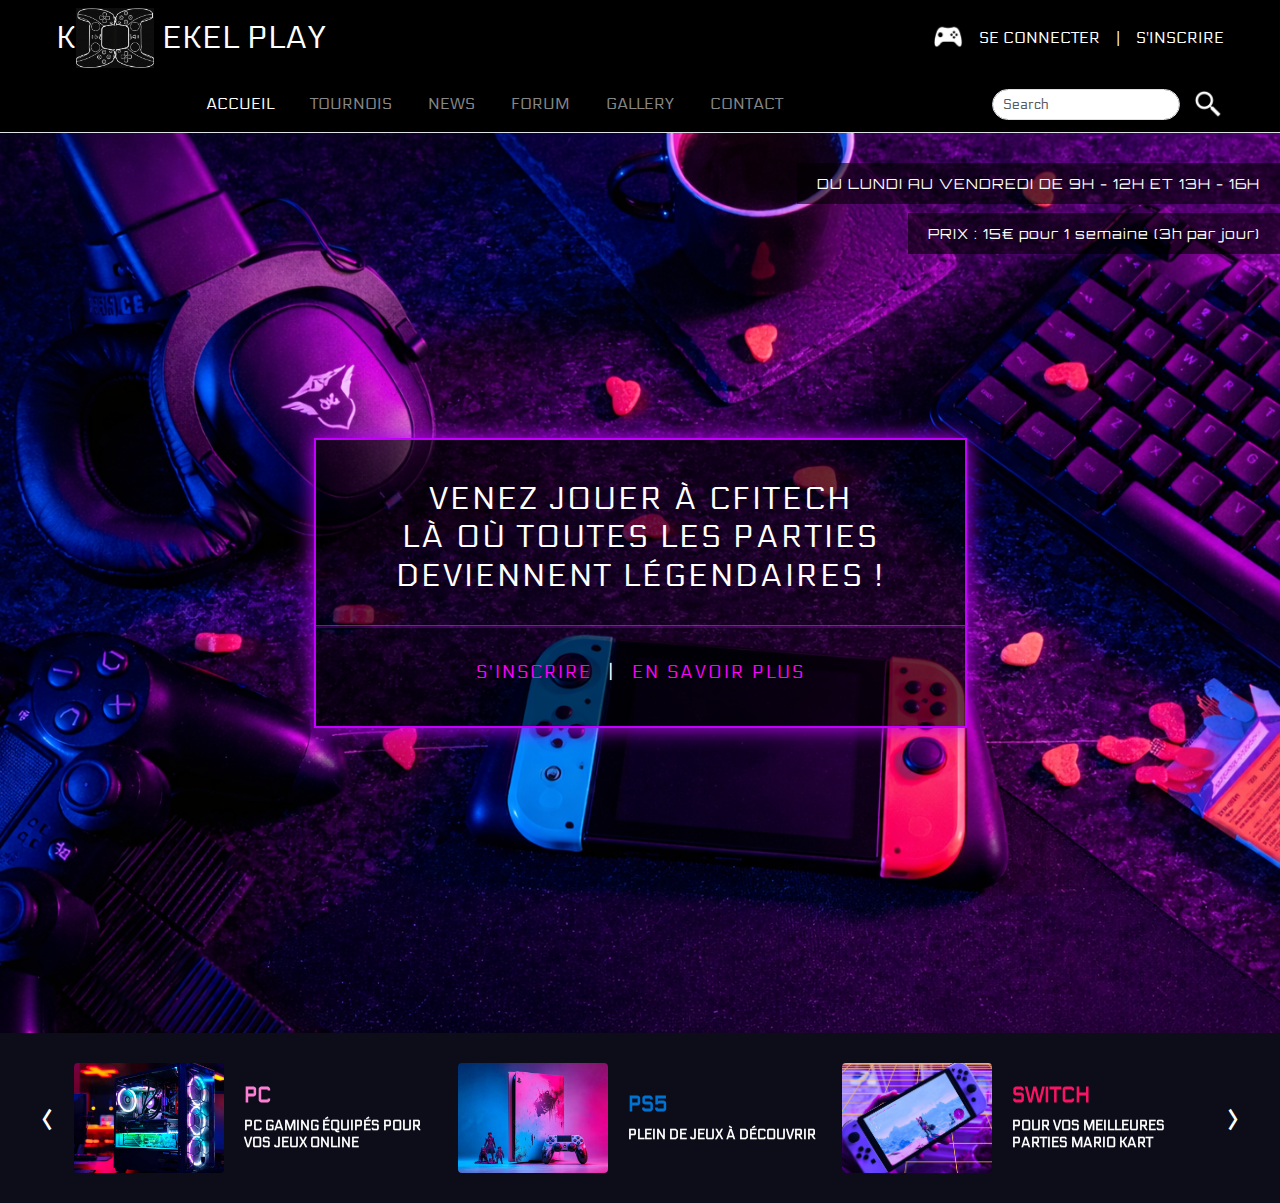
<file: KOEKELPLAY/index.html>
<!DOCTYPE html>
<html lang="fr">

<head>
    <meta charset="UTF-8">
    <meta name="viewport" content="width=device-width, initial-scale=1.0">

    <!-- Bootstrap 5.3.8 -->
    <link href="https://cdn.jsdelivr.net/npm/bootstrap@5.3.8/dist/css/bootstrap.min.css" rel="stylesheet">

    <!-- Google Font -->
    <link href="https://fonts.googleapis.com/css2?family=Electrolize&display=swap" rel="stylesheet">
    <link href="https://fonts.googleapis.com/css2?family=Orbitron:wght@400;600;800&display=swap" rel="stylesheet">
    <link href="https://fonts.googleapis.com/css2?family=Rajdhani:wght@400;500;600;700&display=swap" rel="stylesheet">

    <!-- CSS Perso -->
    <link rel="stylesheet" href="CSS/style.css">

    <title>Acceuil</title>

    <!-- Prix : 15€ pour 1 semaine (3h par jour) -->


</head>

<body>

    <!-- ================= HEADER ================= -->

    <header style="background-color: black; color: white;">

        <!-- ===== TOP NAV ===== -->
        <div class="navTop px-3 py-2">

            <div class="d-flex align-items-center" style="margin-left: 40px;">
                <h2 class="titre mb-0" style="font-family: 'Electrolize', sans-serif;">K</h2>
                <img src="./img/logoKoekel.png" alt="logo" height="60" class="me-2">
                <h2 class="titre mb-0" style="font-family: 'Electrolize', sans-serif;">EKEL PLAY</h2>
            </div>

            <div class="d-none d-lg-flex align-items-center"
                style="font-family: 'Electrolize', sans-serif; margin-right: 40px;">
                <img class="me-3" src="./img/manetteHearder.jpg" alt="manette" width="30" height="30">
                <a href="#" class="login-link me-3">SE CONNECTER</a>
                <span class="text-white me-3">|</span>
                <a href="./SignIn.html" class="login-link">S'INSCRIRE</a>
            </div>

            <!-- Burger -->
            <button class="navbar-toggler d-lg-none" type="button" data-bs-toggle="collapse"
                data-bs-target="#navbarNav">
                <svg xmlns="http://www.w3.org/2000/svg" width="30" height="30" fill="white" viewBox="0 0 16 16">
                    <path fill-rule="evenodd"
                        d="M2.5 12.5a.5.5 0 0 1 0-1h11a.5.5 0 0 1 0 1h-11zm0-4a.5.5 0 0 1 0-1h11a.5.5 0 0 1 0 1h-11zm0-4a.5.5 0 0 1 0-1h11a.5.5 0 0 1 0 1h-11z" />
                </svg>
            </button>

        </div>

        <!-- ===== NAVBAR ===== -->
        <nav class="navbar navbar-expand-lg navbar-dark navBottom border-bottom">
            <div class="container-fluid">

                <div class="collapse navbar-collapse justify-content-center" id="navbarNav">

                    <!-- Liens -->
                    <ul class="navbar-nav mx-auto text-center" style="
                                    font-family: 'Electrolize', sans-serif;">
                        <li class="nav-item"><a class="nav-link active" href="./index.html">ACCUEIL</a></li>
                        <li class="nav-item"><a class="nav-link" href="#">TOURNOIS</a></li>
                        <li class="nav-item"><a class="nav-link" href="#">NEWS</a></li>
                        <li class="nav-item"><a class="nav-link" href="#">FORUM</a></li>
                        <li class="nav-item"><a class="nav-link" href="./gallery.html">GALLERY</a></li>
                        <li class="nav-item"><a class="nav-link" href="./contact.html">CONTACT</a></li>
                    </ul>

                    <!-- Search -->
                    <div class="leftSearch ms-lg-3 mt-3 mt-lg-0" style="margin-right: 40px;">
                        <form class="d-flex align-items-center">
                            <input class="form-control form-control-sm me-2" type="search" placeholder="Search">
                            <button type="submit">
                                <img src="./img/search.png" alt="loupe">
                            </button>
                        </form>
                    </div>

                    <!-- Login mobile -->
                    <div class="d-lg-none mt-3 text-center">
                        <button class="btn btn-outline-light me-2 mb-2" style="
                                    font-family: 'Electrolize', sans-serif;">Se connecter</button>
                        <button class="btn btn-light mb-2" style="
                                    font-family: 'Electrolize', sans-serif;">S'inscrire</button>
                    </div>

                </div>
            </div>
        </nav>

        <section class="hero">

            <!-- Bandeau horaires -->
            <div class="top-info">
                DU LUNDI AU VENDREDI DE 9H - 12H ET 13H - 16H
            </div>
            <div class="info-prix">
                PRIX : 15€ pour 1 semaine (3h par jour)
            </div>

            <!-- Cadre central -->
            <div class="overlay-box">
                <h2 style="font-family: 'Electrolize', sans-serif;">
                    VENEZ JOUER À CFITECH<br>
                    LÀ OÙ TOUTES LES PARTIES<br>
                    DEVIENNENT LÉGENDAIRES !
                </h2>
                <hr>
                <div class="hero-buttons">
                    <a href="./SignIn.html">S'INSCRIRE</a>
                    <span>|</span>
                    <a href="#">EN SAVOIR PLUS</a>
                </div>
            </div>

        </section>


        <!-- CARROUSSEL ACCEUIL -->

        <article style="background-color: #0d0d1a; padding: 20px 0;">

            <!-- ======= DESKTOP : 3 par slide (caché sur mobile) ======= -->
            <div class="d-none d-lg-flex align-items-center justify-content-center">
                <button class="carousel-btn" type="button" data-bs-target="#carouselDesktop"
                    data-bs-slide="prev">&#8249;</button>
                <div id="carouselDesktop" class="carousel slide" data-bs-ride="carousel"
                    style="width: 90%; overflow: hidden;">
                    <div class="carousel-inner">

                        <div class="carousel-item active">
                            <div class="d-flex">
                                <div class="carousel-gaming-item">
                                    <img src="./img/pcgaming.jpg" alt="pcgaming">
                                    <div>
                                        <h3 style="color: #FE7ED3">PC</h3>
                                        <p>PC gaming équipés pour vos jeux online</p>
                                    </div>
                                </div>
                                <div class="carousel-gaming-item">
                                    <img src="./img/PS5full.webp" alt="PS5">
                                    <div>
                                        <h3 style="color: #0072D2">PS5</h3>
                                        <p>Plein de jeux à découvrir</p>
                                    </div>
                                </div>
                                <div class="carousel-gaming-item">
                                    <img src="./img/switch.avif" alt="switch">
                                    <div>
                                        <h3 style="color: #FB1363">Switch</h3>
                                        <p>Pour vos meilleures parties Mario Kart</p>
                                    </div>
                                </div>
                            </div>
                        </div>

                        <div class="carousel-item">
                            <div class="d-flex">
                                <div class="carousel-gaming-item">
                                    <img src="./img/fifa26.webp" alt="FIFA 26">
                                    <div>
                                        <h3 style="color: #867d80">FIFA 26</h3>
                                        <p>Jouez vos meilleures parties en VS</p>
                                    </div>
                                </div>
                                <div class="carousel-gaming-item">
                                    <img src="./img/mariokart.jpg.avif" alt="MARIO KART">
                                    <div>
                                        <h3 style="color: #FB1363">MARIO KART</h3>
                                        <p>Écrasez vos adversaires et gagnez vos courses!</p>
                                    </div>
                                </div>
                                <div class="carousel-gaming-item">
                                    <img src="./img/Fortnite.jpg" alt="FORTNITE">
                                    <div>
                                        <h3 style="color: #FE7ED3">FORTNITE</h3>
                                        <p>Jouez en équipe ou en solo et devenez top 1!</p>
                                    </div>
                                </div>
                            </div>
                        </div>

                    </div>
                </div>
                <button class="carousel-btn" type="button" data-bs-target="#carouselDesktop"
                    data-bs-slide="next">&#8250;</button>
            </div>

            <!-- ======= MOBILE : 1 par slide (caché sur desktop) ======= -->
            <div class="d-flex d-lg-none align-items-center justify-content-center">
                <button class="carousel-btn" type="button" data-bs-target="#carouselMobile"
                    data-bs-slide="prev">&#8249;</button>
                <div id="carouselMobile" class="carousel slide" data-bs-ride="carousel"
                    style="width: 90%; overflow: hidden;">
                    <div class="carousel-inner">

                        <div class="carousel-item active">
                            <div class="carousel-gaming-item">
                                <img src="./img/pcgaming.jpg" alt="pcgaming">
                                <div>
                                    <h3 style="color: #FE7ED3">PC</h3>
                                    <p>PC gaming équipés pour vos jeux online</p>
                                </div>
                            </div>
                        </div>

                        <div class="carousel-item">
                            <div class="carousel-gaming-item">
                                <img src="./img/PS5full.webp" alt="PS5">
                                <div>
                                    <h3 style="color: #0072D2">PS5</h3>
                                    <p>Plein de jeux à découvrir</p>
                                </div>
                            </div>
                        </div>

                        <div class="carousel-item">
                            <div class="carousel-gaming-item">
                                <img src="./img/switch.avif" alt="switch">
                                <div>
                                    <h3 style="color: #FB1363">Switch</h3>
                                    <p>Pour vos meilleures parties Mario Kart</p>
                                </div>
                            </div>
                        </div>

                        <div class="carousel-item">
                            <div class="carousel-gaming-item">
                                <img src="./img/fifa26.webp" alt="FIFA 26">
                                <div>
                                    <h3 style="color: #867d80">FIFA 26</h3>
                                    <p>Jouez vos meilleures parties en VS</p>
                                </div>
                            </div>
                        </div>

                        <div class="carousel-item">
                            <div class="carousel-gaming-item">
                                <img src="./img/mariokart.jpg.avif" alt="MARIO KART">
                                <div>
                                    <h3 style="color: #FB1363">MARIO KART</h3>
                                    <p>Écrasez vos adversaires et gagnez vos courses!</p>
                                </div>
                            </div>
                        </div>

                        <div class="carousel-item">
                            <div class="carousel-gaming-item">
                                <img src="./img/Fortnite.jpg" alt="FORTNITE">
                                <div>
                                    <h3 style="color: #FE7ED3">FORTNITE</h3>
                                    <p>Jouez en équipe ou en solo et devenez top 1!</p>
                                </div>
                            </div>
                        </div>

                    </div>
                </div>
                <button class="carousel-btn" type="button" data-bs-target="#carouselMobile"
                    data-bs-slide="next">&#8250;</button>
            </div>

        </article>

    </header>
    <main>



    </main>







    <!-- Bootstrap JS -->
    <script src="https://cdn.jsdelivr.net/npm/bootstrap@5.3.8/dist/js/bootstrap.bundle.min.js"></script>

</body>

</html>
</file>
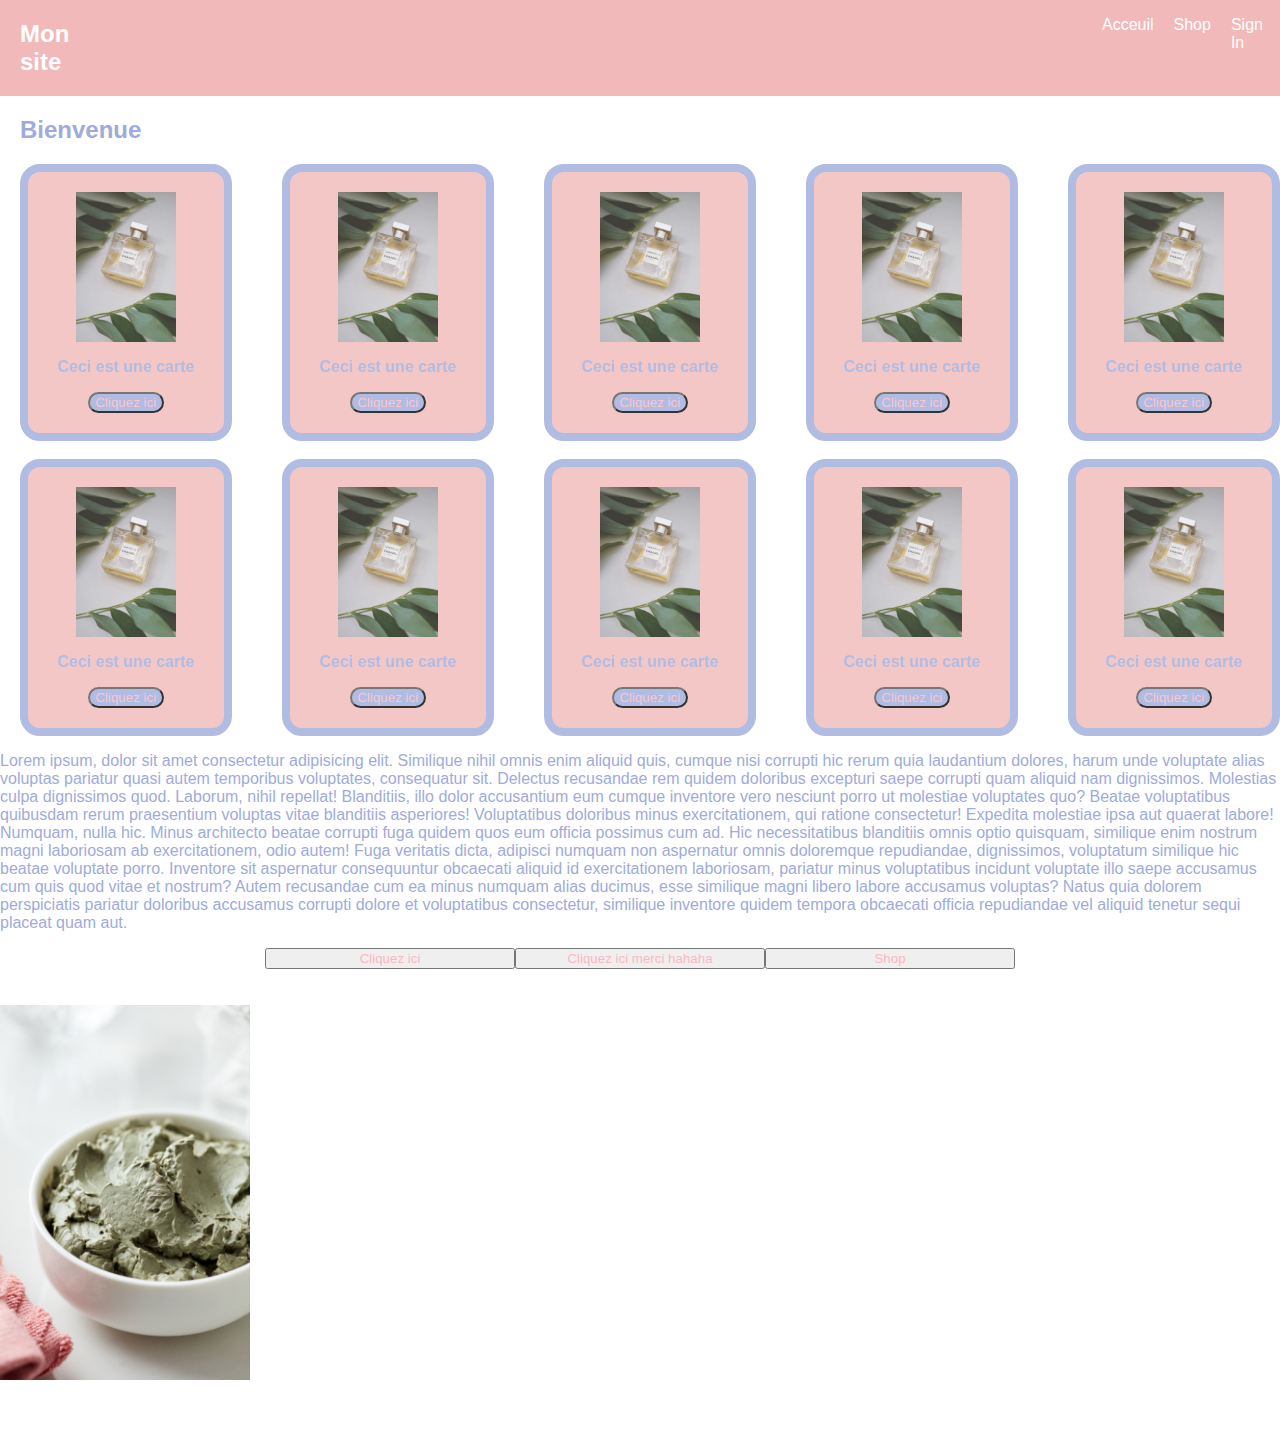
<file: SCSS/théorie/index.html>
<!DOCTYPE html>
<html lang="en">

<head>
    <meta charset="UTF-8">
    <meta name="viewport" content="width=device-width, initial-scale=1.0">
    <title>Exercice 1</title>
    <link rel="stylesheet" href="style.css">
</head>

<body>
    <nav class="barre">
        <h2>Mon site</h2>
        <ul>
            <li><a href="http://google.be">Acceuil</a> </li>
            <li><a href="http://google.be">Shop</a></li>
            <li><a href="http://google.be">Sign In</a></li>
        </ul>
    </nav>
    <div class="contenu">
        <h2>Bienvenue</h2>
        <div class="carteRow">
            <div class="carte">
                <img src="parfumchannel.jpg" alt="parfum" height="150px">
                <p><strong> Ceci est une carte</strong></p>
                <button class="button">Cliquez ici</button>
            </div>
            <div class="carte">
                <img src="./parfumchannel.jpg" alt="parfum" height="150px">
                <p><strong> Ceci est une carte</strong></p>
                <button class="button">Cliquez ici</button>
            </div>
            <div class="carte">
                <img src="./parfumchannel.jpg" alt="parfum" height="150px">
                <p><strong> Ceci est une carte</strong></p>
                <button class="button">Cliquez ici</button>
            </div>
            <div class="carte">
                <img src="./parfumchannel.jpg" alt="parfum" height="150px">
                <p><strong> Ceci est une carte</strong></p>
                <button class="button">Cliquez ici</button>
            </div>
            <div class="carte">
                <img src="./parfumchannel.jpg" alt="parfum" height="150px">
                <p><strong> Ceci est une carte</strong></p>
                <button class="button">Cliquez ici</button>
            </div>
        </div>
        <br>
        <div class="carteRow">
            <div class="carte">
                <img src="./parfumchannel.jpg" alt="parfum" height="150px">
                <p><strong> Ceci est une carte</strong></p>
                <button class="button">Cliquez ici</button>
            </div>
            <div class="carte">
                <img src="./parfumchannel.jpg" alt="parfum" height="150px">
                <p><strong> Ceci est une carte</strong></p>
                <button class="button">Cliquez ici</button>
            </div>
            <div class="carte">
                <img src="./parfumchannel.jpg" alt="parfum" height="150px">
                <p><strong> Ceci est une carte</strong></p>
                <button class="button">Cliquez ici</button>
            </div>
            <div class="carte">
                <img src="./parfumchannel.jpg" alt="parfum" height="150px">
                <p><strong> Ceci est une carte</strong></p>
                <button class="button">Cliquez ici</button>
            </div>
            <div class="carte">
                <img src="./parfumchannel.jpg" alt="parfum" height="150px">
                <p><strong> Ceci est une carte</strong></p>
                <button class="button">Cliquez ici</button>
            </div>
        </div>
    </div>
    <div class="texte">
        <p>Lorem ipsum, dolor sit amet consectetur adipisicing elit. Similique nihil omnis enim aliquid quis,
            cumque nisi corrupti hic rerum quia laudantium dolores, harum unde voluptate alias voluptas pariatur
            quasi autem temporibus voluptates, consequatur sit. Delectus recusandae rem quidem doloribus excepturi saepe
            corrupti quam aliquid nam dignissimos. Molestias culpa dignissimos quod. Laborum, nihil repellat!
            Blanditiis,
            illo dolor accusantium eum cumque inventore vero nesciunt porro ut molestiae voluptates quo? Beatae
            voluptatibus
            quibusdam rerum praesentium voluptas vitae blanditiis asperiores! Voluptatibus doloribus minus
            exercitationem,
            qui ratione consectetur! Expedita molestiae ipsa aut quaerat labore! Numquam, nulla hic. Minus architecto
            beatae
            corrupti fuga quidem quos eum officia possimus cum ad. Hic necessitatibus blanditiis omnis optio quisquam,
            similique enim nostrum magni laboriosam ab exercitationem, odio autem! Fuga veritatis dicta,
            adipisci numquam non aspernatur omnis doloremque repudiandae, dignissimos, voluptatum similique hic beatae
            voluptate porro. Inventore sit aspernatur consequuntur obcaecati aliquid id exercitationem laboriosam,
            pariatur minus voluptatibus incidunt voluptate illo saepe accusamus cum quis quod vitae et nostrum?
            Autem recusandae cum ea minus numquam alias ducimus, esse similique magni libero labore accusamus voluptas?
            Natus quia dolorem perspiciatis pariatur doloribus accusamus corrupti dolore et voluptatibus consectetur,
            similique inventore quidem tempora obcaecati officia repudiandae vel aliquid tenetur sequi placeat quam aut.
        </p>

    </div>
    <div class="btton">
        <button class="clique">Cliquez ici</button>
        <button class="clique">Cliquez ici merci hahaha</button>
        <button class="clique">Shop</button>
    </div>
     <br> <br>
    <img class= "masque" src="./Mask.png" alt="masque">
    <br> <br> <br> <br>
</body>

</html>
</file>
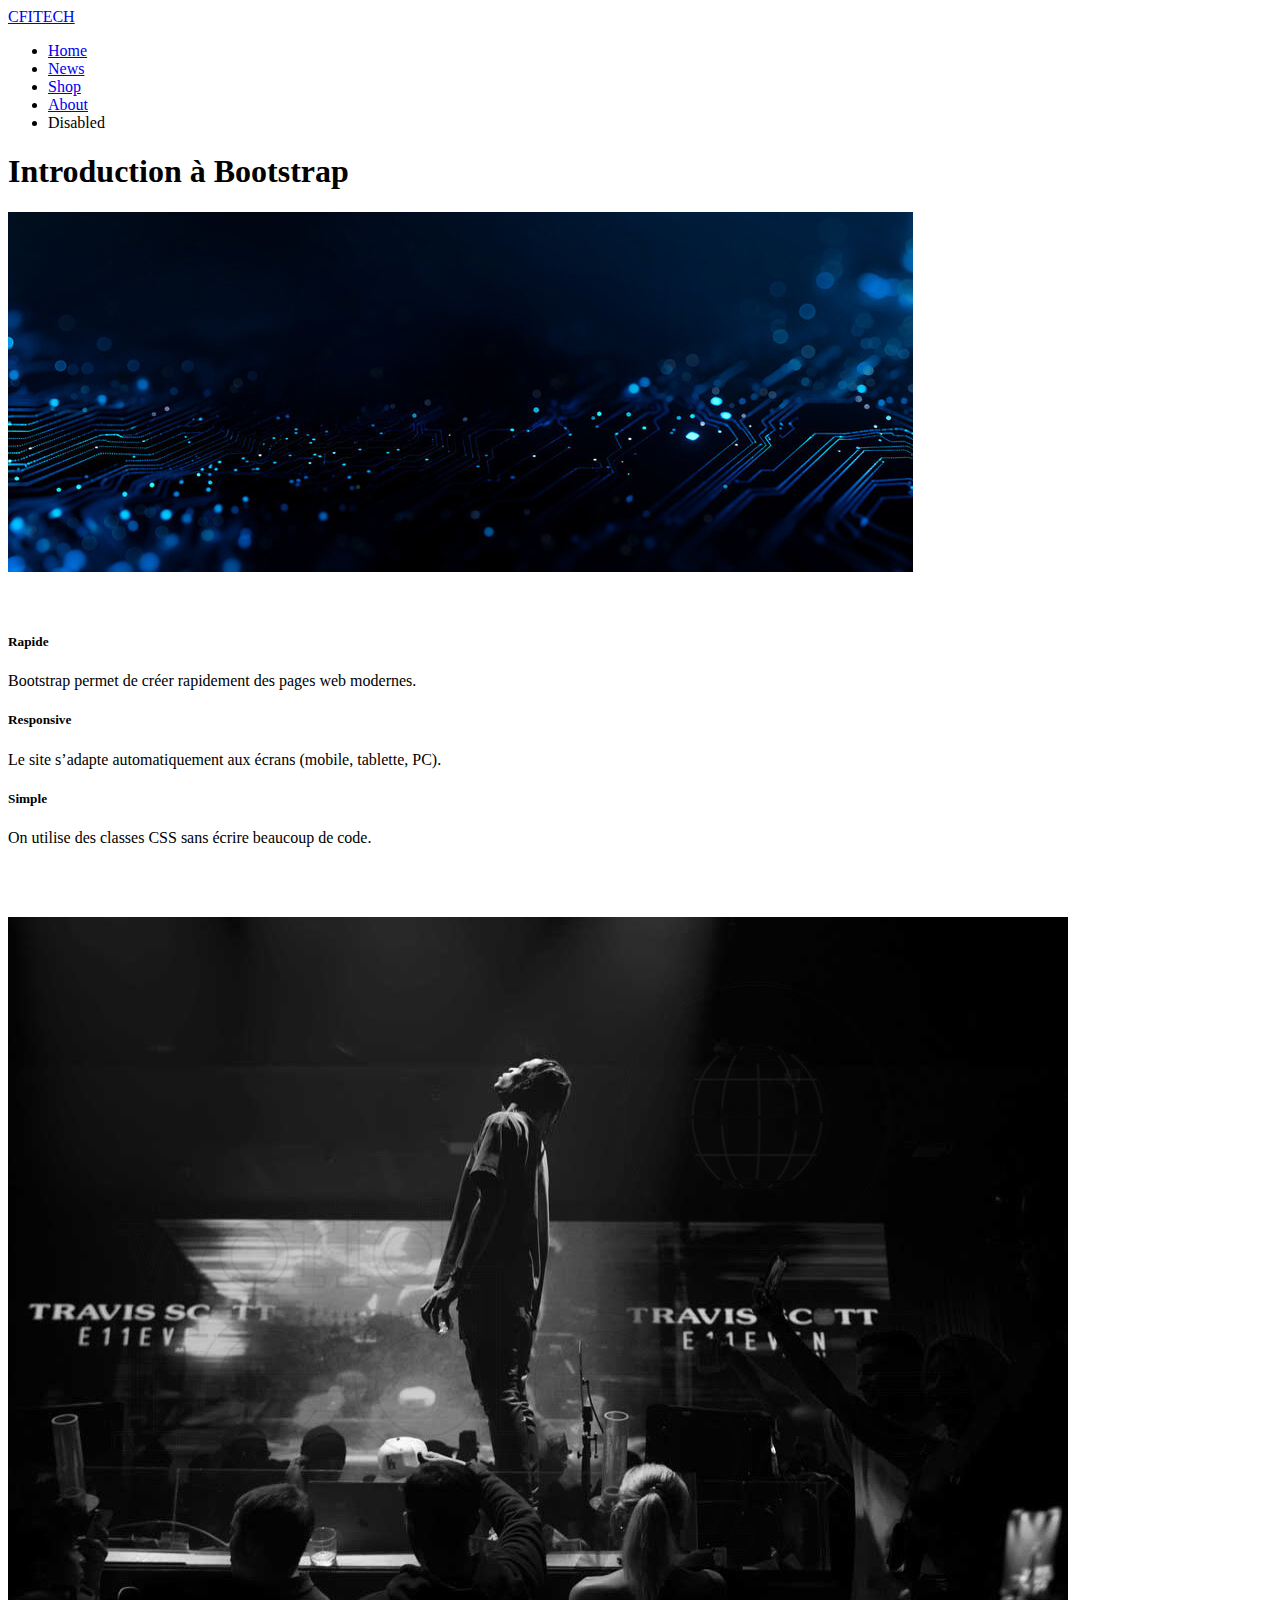
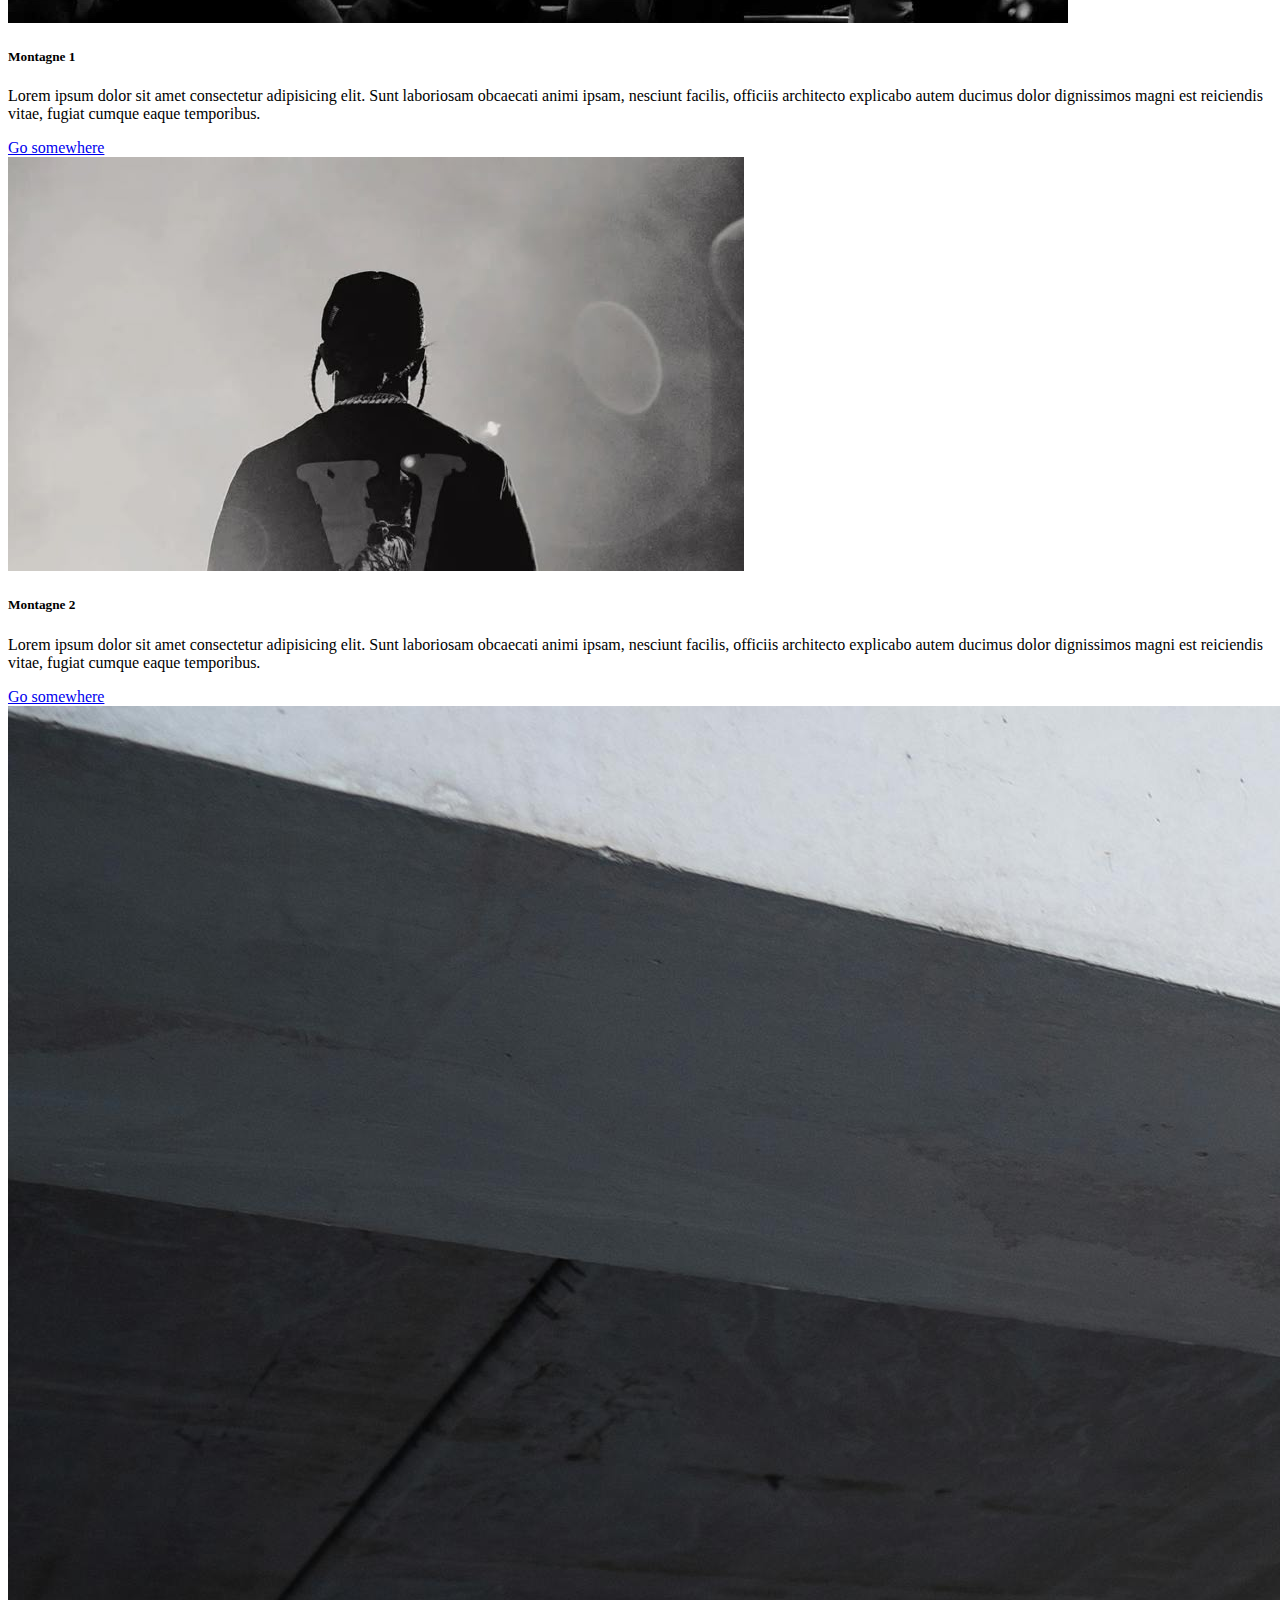
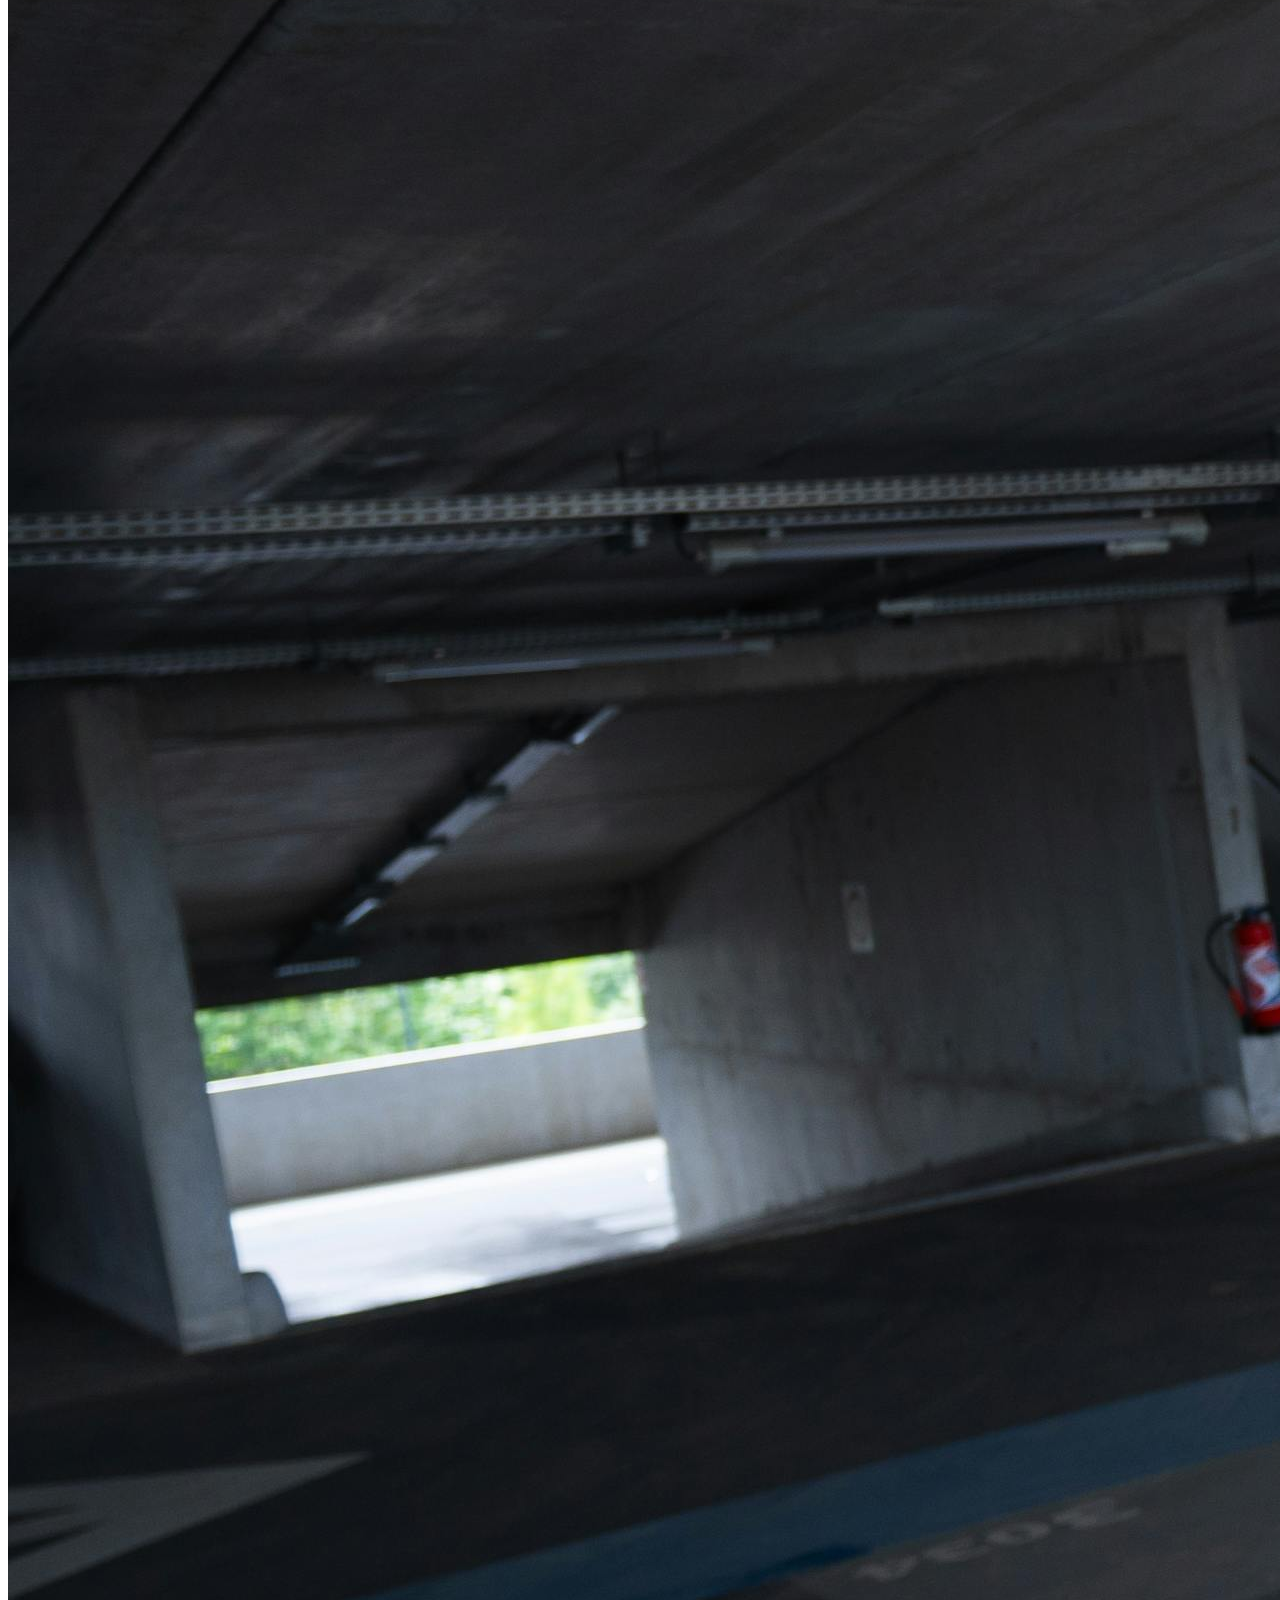
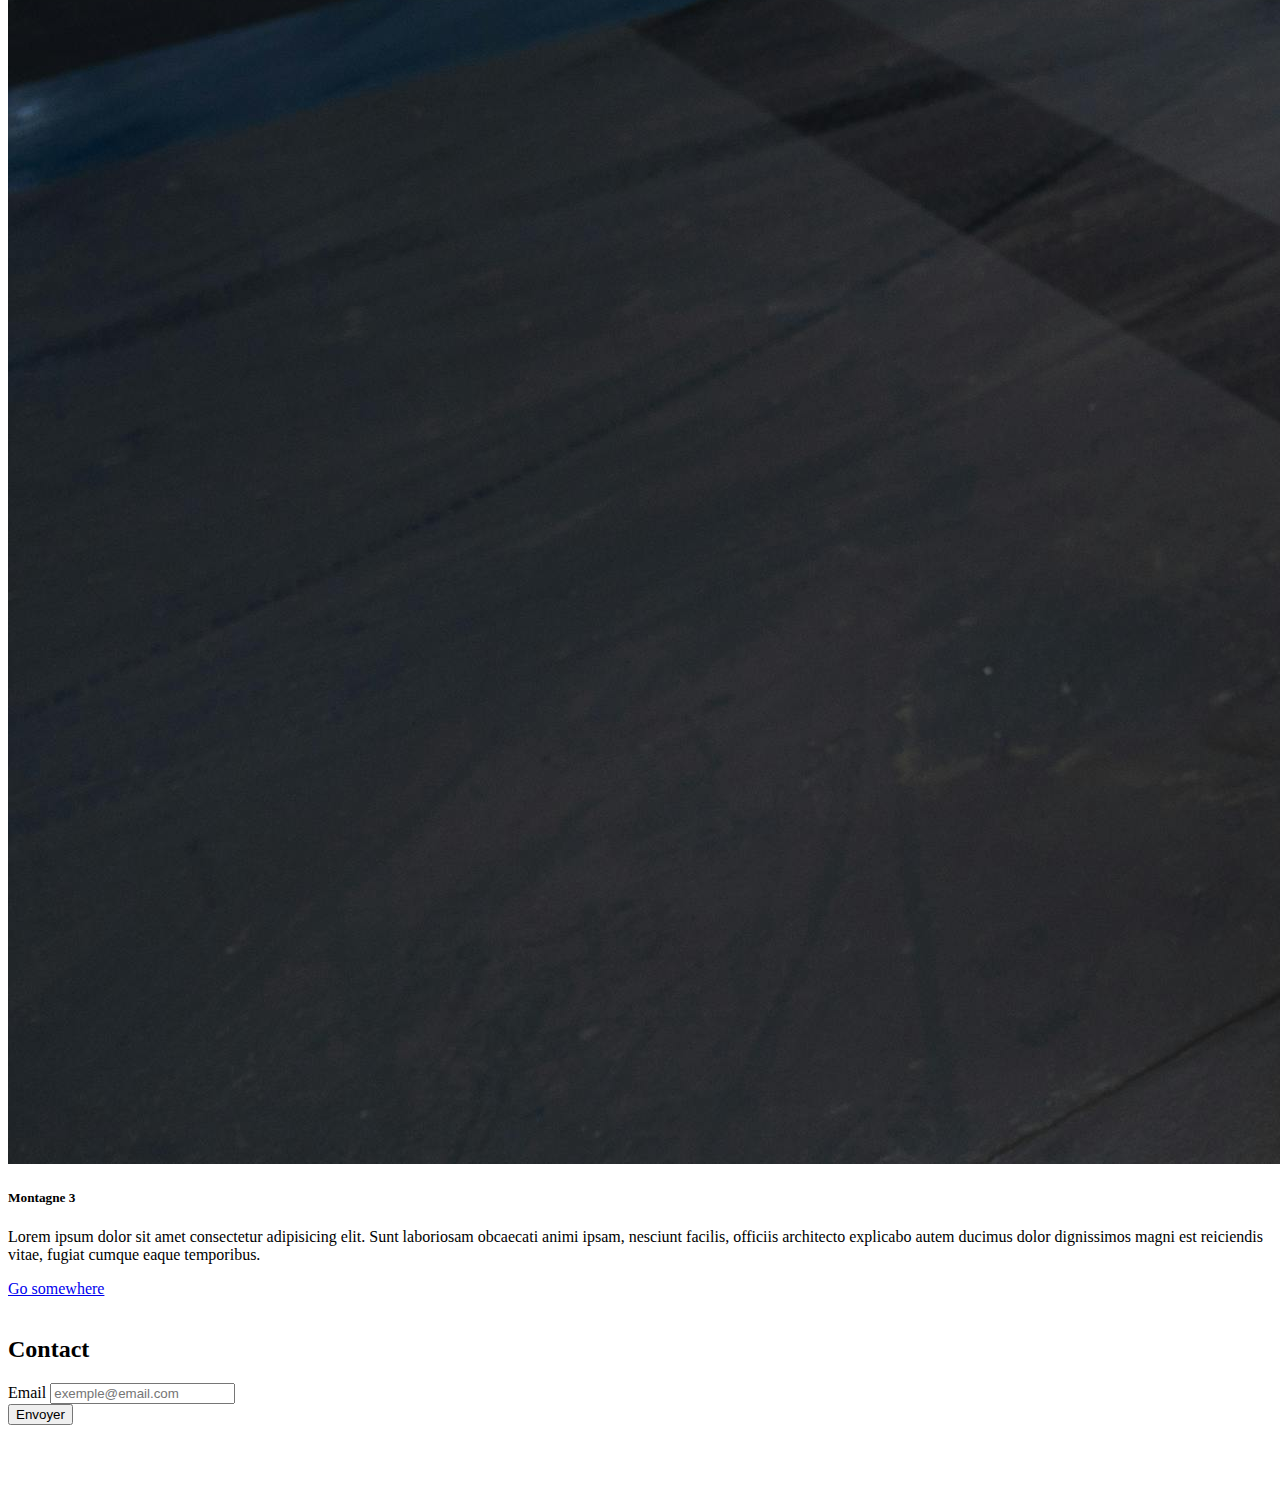
<file: BOOSTSTAP/cour1.html>
<!DOCTYPE html>
<html lang="fr">

<head>
    <meta charset="UTF-8">
    <meta name="viewport" content="width=device-width, initial-scale=1.0">
    <title>Boottap</title>
    <link href="https://cdn.jsdelivr.net/npm/bootstrap@5.3.8/dist/css/bootstrap.min.css" rel="stylesheet"
        integrity="sha384-sRIl4kxILFvY47J16cr9ZwB07vP4J8+LH7qKQnuqkuIAvNWLzeN8tE5YBujZqJLB" crossorigin="anonymous">
</head>

<body>

    <nav class="navbar navbar-expand-lg navbar-dark bg-dark">
        <div class="container">
            <a class="navbar-brand" href="#">CFITECH </a>
        </div>
        <ul class="nav justify-content-end">
            <li class="nav-item">
                <a class="nav-link text-white" aria-current="page" href="#">Home</a>
            </li>
            <li class="nav-item">
                <a class="nav-link text-white" href="#">News</a>
            </li>
            <li class="nav-item">
                <a class="nav-link text-white" href="#">Shop</a>
            </li>
            <li class="nav-item">
                <a class="nav-link text-white" href="#">About</a>
            </li>
            <li class="nav-item">
                <a class="nav-link disabled" aria-disabled="true">Disabled</a>
            </li>
        </ul>
    </nav>

    <!-- CONTENU PRINCIPAL -->
    <div class="container mt-5">
        <h1 class="text-center mb-4 display-3 fw-bold">Introduction à Bootstrap</h1>

        <img src="./img/headerim.jpg" class="img-fluid" alt="herosHeader">
        </header>
        <br><br><br>
        <!-- GRILLE INCROYABLE -->
        <div class="row">
            <div class="col-md-4">
                <div class="card">
                    <div class="card-body">
                        <h5 class="card-title">Rapide</h5>
                        <p class="card-text">
                            Bootstrap permet de créer rapidement des pages web modernes.
                        </p>
                    </div>
                </div>
            </div>

            <div class="col-md-4">
                <div class="card">
                    <div class="card-body">
                        <h5 class="card-title">Responsive</h5>
                        <p class="card-text">
                            Le site s’adapte automatiquement aux écrans (mobile, tablette, PC).
                        </p>
                    </div>
                </div>
            </div>

            <div class="col-md-4">
                <div class="card">
                    <div class="card-body">
                        <h5 class="card-title">Simple</h5>
                        <p class="card-text">
                            On utilise des classes CSS sans écrire beaucoup de code.
                        </p>
                    </div>
                </div>
            </div>
        </div>
        <br><br><br>

        <!-- CARD DE FOU -->

        <div class="row mt-4">

            <div class="col-md-4">
                <div class="card h-100">
                    <img src="./img/0-travis-scott387.jpg" class="card-img-top" alt="imgCard1">
                    <div class="card-body">
                        <h5 class="card-title">Montagne 1</h5>
                        <p class="text-justifie">Lorem ipsum dolor sit amet consectetur adipisicing elit. Sunt
                            laboriosam obcaecati animi ipsam, nesciunt facilis, officiis architecto explicabo autem
                            ducimus dolor dignissimos magni est reiciendis vitae, fugiat cumque eaque temporibus.</p>
                        <a href="#" class="btn btn-primary">Go somewhere</a>
                    </div>
                </div>
            </div>

            <div class="col-md-4">
                <div class="card h-100">
                    <img src="./img/13fe4b72d20517aba8c081111d438d50.jpg" class="card-img-top" alt="imgCard2">
                    <div class="card-body">
                        <h5 class="card-title">Montagne 2</h5>
                        <p class="text-justifie">Lorem ipsum dolor sit amet consectetur adipisicing elit. Sunt
                            laboriosam obcaecati animi ipsam, nesciunt facilis, officiis architecto explicabo autem
                            ducimus dolor dignissimos magni est reiciendis vitae, fugiat cumque eaque temporibus.</p>
                        <a href="#" class="btn btn-primary">Go somewhere</a>
                    </div>
                </div>
            </div>

            <div class="col-md-4">
                <div class="card h-100">
                    <img src="./img/pexels-lucas-toyes-706110023-18398348.jpg" class="card-img-top" alt="imgCard3">
                    <div class="card-body">
                        <h5 class="card-title">Montagne 3</h5>
                        <p class="text-justifie">Lorem ipsum dolor sit amet consectetur adipisicing elit. Sunt
                            laboriosam obcaecati animi ipsam, nesciunt facilis, officiis architecto explicabo autem
                            ducimus dolor dignissimos magni est reiciendis vitae, fugiat cumque eaque temporibus.</p>
                        <a href="#" class="btn btn-primary">Go somewhere</a>
                    </div>
                </div>
            </div>

        </div>
        <br>

        <!-- FORMULAIRE -->

        <h2 class="mt-5">Contact</h2>

        <form>
            <div class="mb-3">
                <label class="form-label">Email</label>
                <input type="email" class="form-control" placeholder="exemple@email.com">
            </div>

            <button type="submit" class="btn btn-primary">Envoyer</button>
        </form>

    </div>
    <br><br><br>

    <script src="https://cdn.jsdelivr.net/npm/bootstrap@5.3.8/dist/js/bootstrap.bundle.min.js"
        integrity="sha384-FKyoEForCGlyvwx9Hj09JcYn3nv7wiPVlz7YYwJrWVcXK/BmnVDxM+D2scQbITxI"
        crossorigin="anonymous"></script>
</body>

</html>
</file>
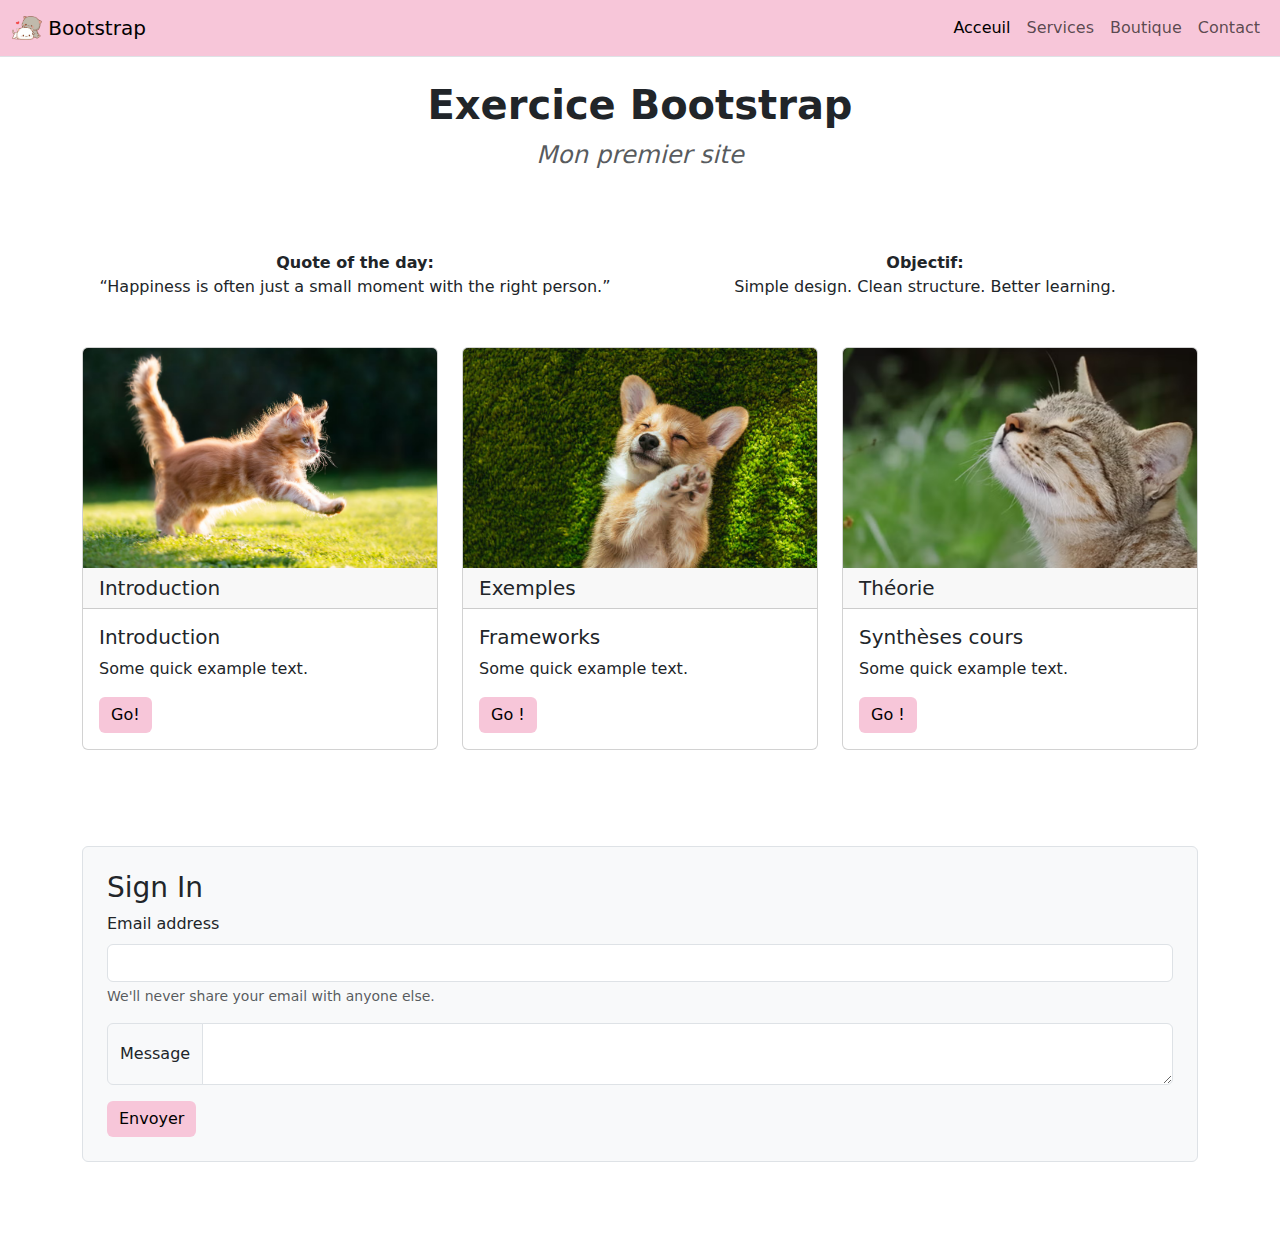
<file: BOOSTSTAP/exercice1/exercice1.html>
<!DOCTYPE html>
<html lang="fr">

<head>
    <meta charset="UTF-8">
    <meta name="viewport" content="width=device-width, initial-scale=1.0">

    <link href="https://cdn.jsdelivr.net/npm/bootstrap@5.3.8/dist/css/bootstrap.min.css" rel="stylesheet">

    <title>Exercice Bootstrap</title>
</head>

<body>

    <header>
        <nav class="navbar navbar-expand-lg border-bottom" style="background-color: #f7c6d9;">
            <div class="container-fluid">

                <a class="navbar-brand" href="#">
                    <img src="./img/286-2862515_cute.png" alt="Logo" width="30" height="24"
                        class="d-inline-block align-text-top">
                    Bootstrap
                </a>

                <!-- Bouton burger -->
                <button class="navbar-toggler" type="button" data-bs-toggle="collapse" data-bs-target="#navbarNav"
                    aria-controls="navbarNav" aria-expanded="false" aria-label="Toggle navigation">
                    <span class="navbar-toggler-icon"></span>
                </button>

                <!-- Menu -->
                <div class="collapse navbar-collapse" id="navbarNav">
                    <ul class="navbar-nav ms-auto">
                        <li class="nav-item">
                            <a class="nav-link active" href="#">Acceuil</a>
                        </li>
                        <li class="nav-item">
                            <a class="nav-link" href="#">Services</a>
                        </li>
                        <li class="nav-item">
                            <a class="nav-link" href="#">Boutique</a>
                        </li>
                        <li class="nav-item">
                            <a class="nav-link" href="#">Contact</a>
                        </li>
                    </ul>
                </div>

            </div>
        </nav>
        <br>
        <h1 class="text-center fw-bold">
            Exercice Bootstrap
        </h1>
        <h3 class="text-center">
            <small class="text-body-secondary fst-italic">Mon premier site</small>
        </h3>
        <br><br><br>
        <div class="container text-center">
            <div class="row">
                <div class="col">
                    <strong>Quote of the day:</strong> <br>“Happiness is often just a small moment with the right
                    person.”
                </div>
                <div class="col">
                    <strong>Objectif:</strong> <br> Simple design. Clean structure. Better learning.
                </div>
            </div>
        </div>
    </header>
    <div class="container mt-5">
        <div class="row g-4">
            <div class="col-md-4">
                <div class="card h-100">
                    <img src="./img/cat1.jpg.avif" class="card-img-top" style="height: 220px; object-fit: cover;"
                        alt="cat">
                    <h5 class="card-header">Introduction</h5>
                    <div class="card-body">
                        <h5 class="card-title">Introduction</h5>
                        <p class="card-text">Some quick example text.</p>
                        <a href="#" class="btn" style="background-color: #f7c6d9; color: #000; border: none;">
                            Go!
                        </a>
                    </div>
                </div>
            </div>

            <div class="col-md-4">
                <div class="card h-100">
                    <img src="./img/istockphoto-1077145200-612x612.jpg" class="card-img-top"
                        style="height: 220px; object-fit: cover;" alt="cat">
                    <h5 class="card-header">Exemples</h5>
                    <div class="card-body">
                        <h5 class="card-title">Frameworks</h5>
                        <p class="card-text">Some quick example text.</p>
                        <a href="#" class="btn" style="background-color: #f7c6d9; color: #000; border: none;">
                            Go !
                        </a>
                    </div>
                </div>
            </div>

            <div class="col-md-4">
                <div class="card h-100">
                    <img src="./img/cat2.jpg.avif" class="card-img-top" style="height: 220px; object-fit: cover;"
                        alt="cat">
                    <h5 class="card-header">Théorie</h5>
                    <div class="card-body">
                        <h5 class="card-title">Synthèses cours</h5>
                        <p class="card-text">Some quick example text.</p>
                        <a href="#" class="btn" style="background-color: #f7c6d9; color: #000; border: none;">
                            Go !
                        </a>
                    </div>
                </div>
            </div>
        </div>
    </div>
    <br><br>
    <div class="container my-5">
        <div class="p-4 border rounded bg-light">
            <h3>Sign In</h3>
            <form>
                <div class="mb-3">
                    <label for="exampleInputEmail1" class="form-label">Email address</label>
                    <input type="email" class="form-control" id="exampleInputEmail1" aria-describedby="emailHelp">
                    <div id="emailHelp" class="form-text">
                        We'll never share your email with anyone else.
                    </div>
                </div>

                <div class="input-group mb-3">
                    <span class="input-group-text">Message</span>
                    <textarea class="form-control" aria-label="With textarea"></textarea>
                </div>

                <button type="submit" class="btn btn-primary"style="background-color: #f7c6d9; color: #000; border: none;">Envoyer</button>
                                    
            </form>
        </div>
    </div>

    <br><br>

    <script src="https://cdn.jsdelivr.net/npm/bootstrap@5.3.8/dist/js/bootstrap.bundle.min.js"></script>

</body>

</html>
</file>
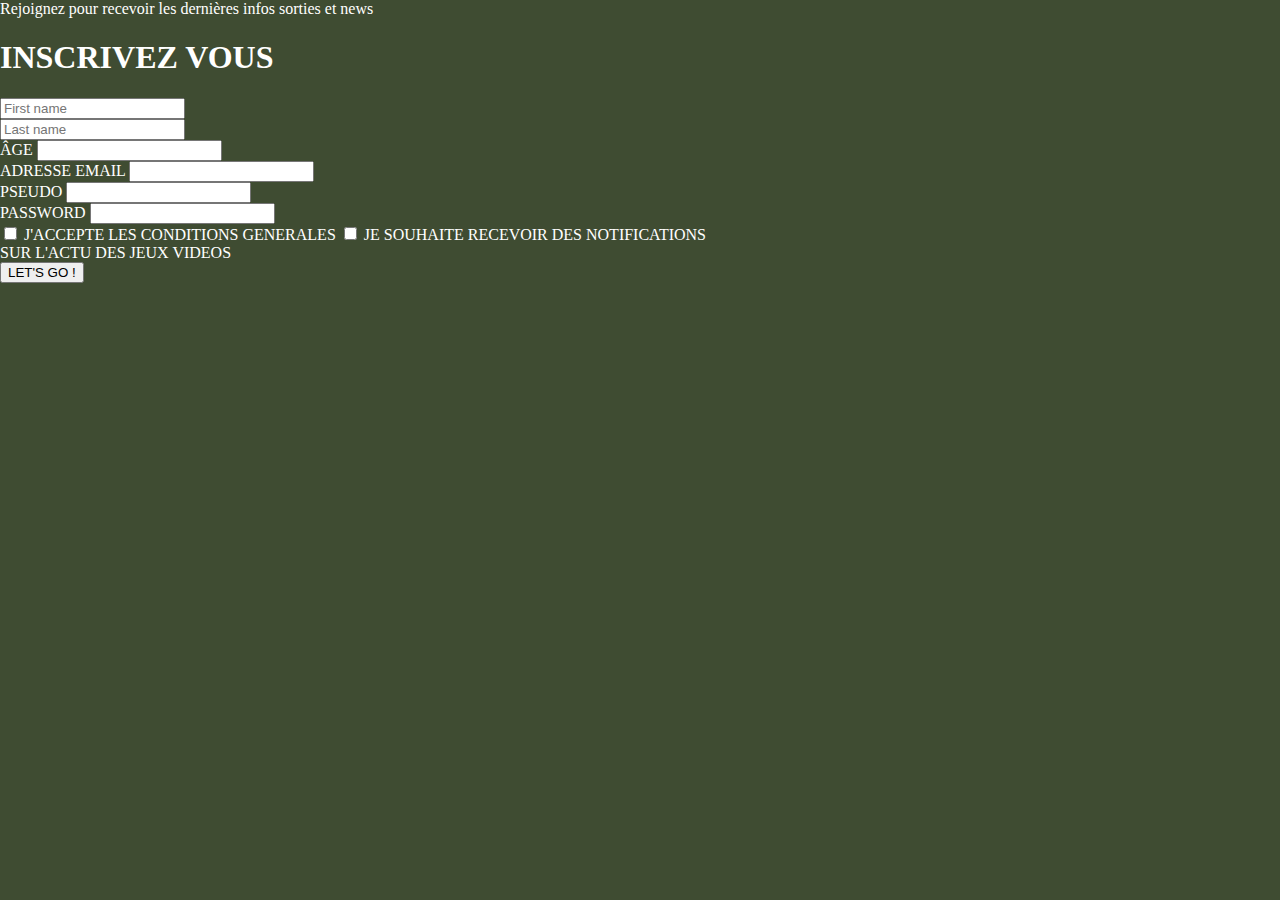
<file: SCSS/bigExo/registration-form.html>
<!DOCTYPE html>
<html lang="fr">

<head>
    <meta charset="UTF-8">
    <meta name="viewport" content="width=device-width, initial-scale=1.0">
    <title>Formulaire d'inscription</title>
    <link rel="stylesheet" href="style.css">
</head>

<body>
    <div class="container">
        <div class="header-notice">
            Rejoignez pour recevoir les dernières infos sorties et news
        </div>

        <div class="form-header">
            <h1>INSCRIVEZ VOUS</h1>
        </div>

        <form class="registration-form">
            <div class="row">
                <div class="col">
                    <input type="text" class="form-control" placeholder="First name">
                </div>
                <div class="col">
                    <input type="text" class="form-control" placeholder="Last name">
                </div>
            </div>

            <div class="form-row">
                <div class="form-group">
                    <label for="age">ÂGE</label>
                    <input type="number" id="age" name="age" required>
                </div>

                <div class="form-group">
                    <label for="email">ADRESSE EMAIL</label>
                    <input type="email" id="email" name="email" required>
                </div>
            </div>

            <div class="form-row">
                <div class="form-group">
                    <label for="pseudo">PSEUDO</label>
                    <input type="text" id="pseudo" name="pseudo" required>
                </div>

                <div class="form-group">
                    <label for="password">PASSWORD</label>
                    <input type="password" id="password" name="password" required>
                </div>
            </div>

            <div class="checkbox-group">
                <label class="checkbox-container">
                    <input type="checkbox" name="conditions" required>
                    <span class="checkmark"></span>
                    J'ACCEPTE LES CONDITIONS GENERALES
                </label>

                <label class="checkbox-container">
                    <input type="checkbox" name="notifications">
                    <span class="checkmark"></span>
                    JE SOUHAITE RECEVOIR DES NOTIFICATIONS<br>SUR L'ACTU DES JEUX VIDEOS
                </label>
            </div>

            <button type="submit" class="submit-btn">LET'S GO !</button>
        </form>
    </div>
</body>

</html>
</file>
<file: KOEKELPLAY/CSS/style.css>
@charset "UTF-8";
/* ===== Couleurs générales ===== */
@import url("https://fonts.googleapis.com/css2?family=Electrolize&display=swap");
body {
  margin: 0;
  padding: 0;
  background-color: black;
  font-family: "Electrolize", sans-serif;
  font-weight: 400;
  font-style: normal;
  color: white;
}

a {
  text-decoration: none;
  color: white;
  font-family: "Electrolize", sans-serif;
}
a:hover {
  text-decoration: underline;
  text-underline-offset: 4px;
}

/* ===== Top bar ===== */
.navTop {
  display: flex;
  align-items: center;
  justify-content: space-between;
  flex-wrap: wrap;
  border-bottom: none;
}

/* ===== Navbar links spacing ===== */
.navbar-nav .nav-item {
  margin-right: 20px;
}

.navbar-nav .nav-item:last-child {
  margin-right: 0;
}

/* ===== Burger ===== */
.navbar-toggler {
  border: none;
  background: transparent;
  padding: 0;
  display: flex;
  justify-content: center;
  align-items: center;
}

.navbar-toggler svg {
  width: 30px;
  height: 30px;
  fill: white;
}

/* ===== Search ===== */
.leftSearch input {
  border-radius: 50px;
  height: 30px;
  padding: 0 10px;
  font-family: "Electrolize", sans-serif;
}

.leftSearch button {
  height: 30px;
  padding: 0 5px;
  border: none;
  background: none;
}

.leftSearch img {
  width: 30px;
  -o-object-fit: contain;
     object-fit: contain;
}

/* ===== Login links texte ===== */
.login-link {
  color: white;
  font-weight: 500;
  font-family: "Electrolize", sans-serif;
}

.login-link:hover {
  text-decoration: underline;
}

/* ===== Responsive ===== */
@media (max-width: 992px) {
  .navbar-nav {
    flex-direction: column;
    align-items: center;
  }
  .navbar-nav .nav-item {
    margin-right: 0;
    margin-bottom: 10px;
  }
  .leftSearch {
    width: 100%;
    display: flex;
    justify-content: center;
    margin-top: 10px;
  }
  .leftSearch form {
    flex-direction: row;
    align-items: center;
  }
  .leftSearch input {
    width: 70%;
    margin-right: 5px;
    margin-bottom: 0;
  }
  .d-lg-none .login-link {
    display: inline-block;
    margin-right: 10px;
    margin-bottom: 10px;
  }
  .blocAcceuil {
    display: none;
  }
}
.hero {
  position: relative;
  height: 100vh;
  background-image: url("../img/heroHeaderAcceuil.png");
  background-size: cover;
  background-position: center;
  display: flex;
  align-items: center;
  justify-content: center;
  font-family: "Orbitron", sans-serif;
}

/* Bandeau horaires */
.top-info {
  position: absolute;
  top: 30px;
  right: 0;
  background: rgba(0, 0, 0, 0.6);
  padding: 10px 20px;
  color: white;
  font-size: 14px;
  letter-spacing: 1px;
}

.info-prix {
  position: absolute;
  top: 80px;
  right: 0;
  background: rgba(0, 0, 0, 0.6);
  padding: 10px 20px;
  color: white;
  font-size: 14px;
  letter-spacing: 1px;
}

/* Cadre central */
.overlay-box {
  background: rgba(0, 0, 0, 0.6);
  padding: 40px 80px;
  text-align: center;
  border: 2px solid #c300ff;
  box-shadow: 0 0 20px #c300ff;
  color: white;
  max-width: 800px;
  letter-spacing: 2px;
}

.overlay-box h1 {
  font-size: 32px;
  font-weight: 600;
  letter-spacing: 2px;
  line-height: 1.5;
  letter-spacing: 2.3px;
}

.overlay-box hr {
  height: 3px;
  border-top: px solid #c300ff;
  background: #c300ff;
  margin: 30px -80px;
}

.hero-buttons {
  margin-top: 30px;
  font-size: 18px;
  letter-spacing: 2px;
}

.hero-buttons a {
  color: #ff00ff;
  text-decoration: none;
  margin: 0 10px;
  transition: 0.3s;
}

.hero-buttons a:hover {
  color: white;
  text-shadow: 0 0 10px #ff00ff;
}

.carousel-btn {
  background: none;
  border: none;
  color: white;
  font-size: 2.5rem;
  cursor: pointer;
  padding: 0 10px;
  flex-shrink: 0;
}

.carousel-gaming-item {
  display: flex;
  align-items: center;
  gap: 20px;
  padding: 10px;
}

/* Desktop : 3 items par slide */
#carouselDesktop .carousel-gaming-item {
  flex: 0 0 33.333%;
  max-width: 33.333%;
}

.carousel-gaming-item img {
  width: 150px;
  height: 110px;
  -o-object-fit: cover;
     object-fit: cover;
  border-radius: 4px;
  flex-shrink: 0;
}

.carousel-gaming-item h3 {
  font-size: 1.3rem;
  font-weight: 800;
  text-transform: uppercase;
  margin-bottom: 8px;
  font-family: "Electrolize", sans-serif;
}

.carousel-gaming-item p {
  font-size: 0.85rem;
  font-weight: 700;
  text-transform: uppercase;
  color: #ffffff;
  line-height: 1.3;
  margin: 0;
}

.carousel-item .d-flex {
  display: flex !important;
}/*# sourceMappingURL=style.css.map */
</file>
<file: SCSS/théorie/style.css>
.masque {
  width: 250px;
}

.clique {
  width: 250px;
  color: lightpink;
}

.btton {
  display: flex;
  justify-content: center;
}

body {
  color: rgb(158, 171, 220);
  margin: 0px;
  font-family: sans-serif;
}

a {
  text-decoration: none;
  color: white;
  transition: transform 1s;
}
a:hover {
  color: rgb(158, 171, 220);
}
a:active {
  transform: scale(1.2);
}

nav {
  color: white;
  padding-left: 20px;
  gap: 75%;
  display: flex;
  flex-direction: row;
  background-color: rgba(238, 170, 170, 0.822);
}
nav ul {
  list-style: none;
  display: flex;
  gap: 20px;
}
nav li {
  display: inline-block;
  gap: 100px;
}

.contenu {
  margin-left: 20px;
}

.carte {
  background-color: rgba(238, 170, 170, 0.822);
  padding: 20px;
  width: 200px;
  border-radius: 20px;
  border: solid 8px rgb(158, 171, 220);
  display: flex;
  flex-direction: column;
  align-items: center;
  filter: opacity(80%);
}
.carte:hover {
  box-shadow: 2px 2px 5px 2px rgba(0, 0, 0, 0.197);
  filter: opacity(100%);
}

.carteRow {
  display: flex;
  flex-direction: row;
  gap: 50px;
}

.button {
  background: rgb(158, 171, 220);
  color: lightpink;
  border-radius: 20px;
}
.button:focus {
  transform: scale(1.5);
  color: lightpink;
}/*# sourceMappingURL=style.css.map */
</file>
<file: SCSS/bigExo/style.css>
body {
  margin: 0;
  background-color: #3f4c32;
  color: white;
}

header {
  background-color: #3f4c32;
}

/* NAVBAR */
nav {
  display: flex;
  justify-content: space-between;
  align-items: center;
  padding: 20px 60px;
}

/* LOGO */
.logoH {
  height: 28px;
}

/* MENU DROIT */
.droite ul {
  display: flex;
  align-items: center;
  list-style: none;
  gap: 30px;
  margin: 0;
  padding: 0;
}
.droite ul li {
  cursor: pointer;
  font-size: 14px;
  font-weight: bold;
}
.droite ul li .jaune {
  color: #fed865;
}
.droite ul li .zero {
  color: #3f4c32;
  background-color: #3f4c32;
  border: none;
}
.droite ul li img {
  height: 18px;
  width: auto;
}

.acceuil {
  height: 50vh;
  background-image: linear-gradient(rgba(63, 76, 50, 0.7), rgba(63, 76, 50, 0.4)), url("./image/HeroHeader.jpg");
  background-size: cover;
  background-position: center;
  background-repeat: no-repeat;
  display: flex;
  flex-direction: column;
  align-items: center;
  padding: 100px 60px;
}
.acceuil .logoA {
  width: 80vw;
}
.acceuil .acceuilBloc {
  width: 50vw;
  transform: translateX(-15vw);
}
.acceuil .acceuilBloc p {
  text-align: justify;
}
.acceuil .acceuilBloc .learn {
  background-color: white;
  border-radius: 20px;
  border: solid 1px white;
  padding: 8px;
  width: 150px;
  font-weight: bolder;
  font-size: 13px;
}
.acceuil .acceuilBloc .go {
  background-color: #3f4c32;
  border-radius: 20px;
  border: solid 1.5px white;
  padding: 9px;
  width: 150px;
  color: white;
  font-weight: bolder;
  font-size: 13px;
}

article .titreP {
  display: flex;
  flex-direction: column;
  align-items: center;
}
article .titreP .titre {
  width: 200px;
  margin-top: 50px;
}
article .titreP .titreC {
  width: 250px;
  margin-top: 50px;
}
article .titreP hr {
  background-color: #fed865;
  margin-top: 30px;
}
article .underline {
  width: 60%;
  height: 2px;
  border: none;
  background-color: white;
  margin-top: 10px;
}
article .rowP {
  display: flex;
  flex-direction: row;
  justify-content: center;
  align-items: center;
  padding-top: 80px;
  gap: 6vw;
}
article .rowP .cart {
  display: flex;
  flex-direction: column;
  width: 200px;
}
article .rowP .cart img {
  width: 15vw;
}
article .rowP .cart p {
  text-align: left;
}

.Pageform {
  display: flex;
  flex-direction: row;
  justify-content: center;
  align-items: center;
  gap: 8vw;
  margin-top: 10vh;
}
.Pageform img {
  width: 40vw;
  border-radius: 30px;
}
.Pageform .form {
  display: flex;
  flex-direction: column;
  gap: 18px;
}
.Pageform .form input {
  width: 30vw;
  padding: 13px;
  background-color: rgba(254, 216, 101, 0.8509803922);
  border-radius: 20px;
  font-size: 13px;
  border: none;
}
.Pageform .form button {
  width: 32vw;
  padding: 10px;
  background-color: white;
  border-radius: 20px;
  font-size: 18px;
  font-weight: bold;
  color: #3f4c32;
  border: none;
}
.Pageform .form button:hover {
  transform: scale(1.1);
}

.bloctexte {
  display: flex;
  flex-direction: column;
  justify-content: center;
  align-items: center;
}
.bloctexte .texte1 {
  display: flex;
  text-align: justify;
  justify-content: center;
  align-items: center;
  width: 70vw;
}
.bloctexte .barre {
  margin-top: 20px;
  margin-bottom: 20px;
  background-color: rgba(254, 216, 101, 0.7215686275);
  width: 70vw;
  display: flex;
  justify-content: center;
  align-items: center;
}
.bloctexte .barre img {
  width: 35vw;
  padding: 2vw;
}

footer {
  background-color: #fed865;
  display: flex;
  flex-direction: row;
  justify-content: center;
  align-items: center;
  gap: 10vw;
}
footer .gaucheF {
  margin-left: 2vw;
  transform: translateX(-8vw);
}
footer .gaucheF img {
  width: 400px;
}
footer .milieuF {
  display: flex;
  flex-direction: column;
  gap: 20px;
  transform: translateX(-5vw);
}
footer .milieuF .numrue {
  display: flex;
  flex-direction: row;
  align-items: center;
  gap: 20px;
}
footer .milieuF .numrue img {
  width: 40px;
  height: -moz-max-content;
  height: max-content;
}
footer .milieuF .numrue p {
  color: #3f4c32;
  font-weight: bolder;
}
footer .droiteF {
  margin-top: 20px;
  margin-bottom: 20px;
  display: flex;
  flex-direction: column;
  gap: 30px;
}
footer .droiteF .media {
  display: flex;
  flex-direction: row;
  justify-content: center;
  align-items: center;
  gap: 20px;
}
footer .droiteF .media img {
  width: 13vw;
}
footer .droiteF .media .logoF {
  width: 3vw;
}/*# sourceMappingURL=style.css.map */
</file>
